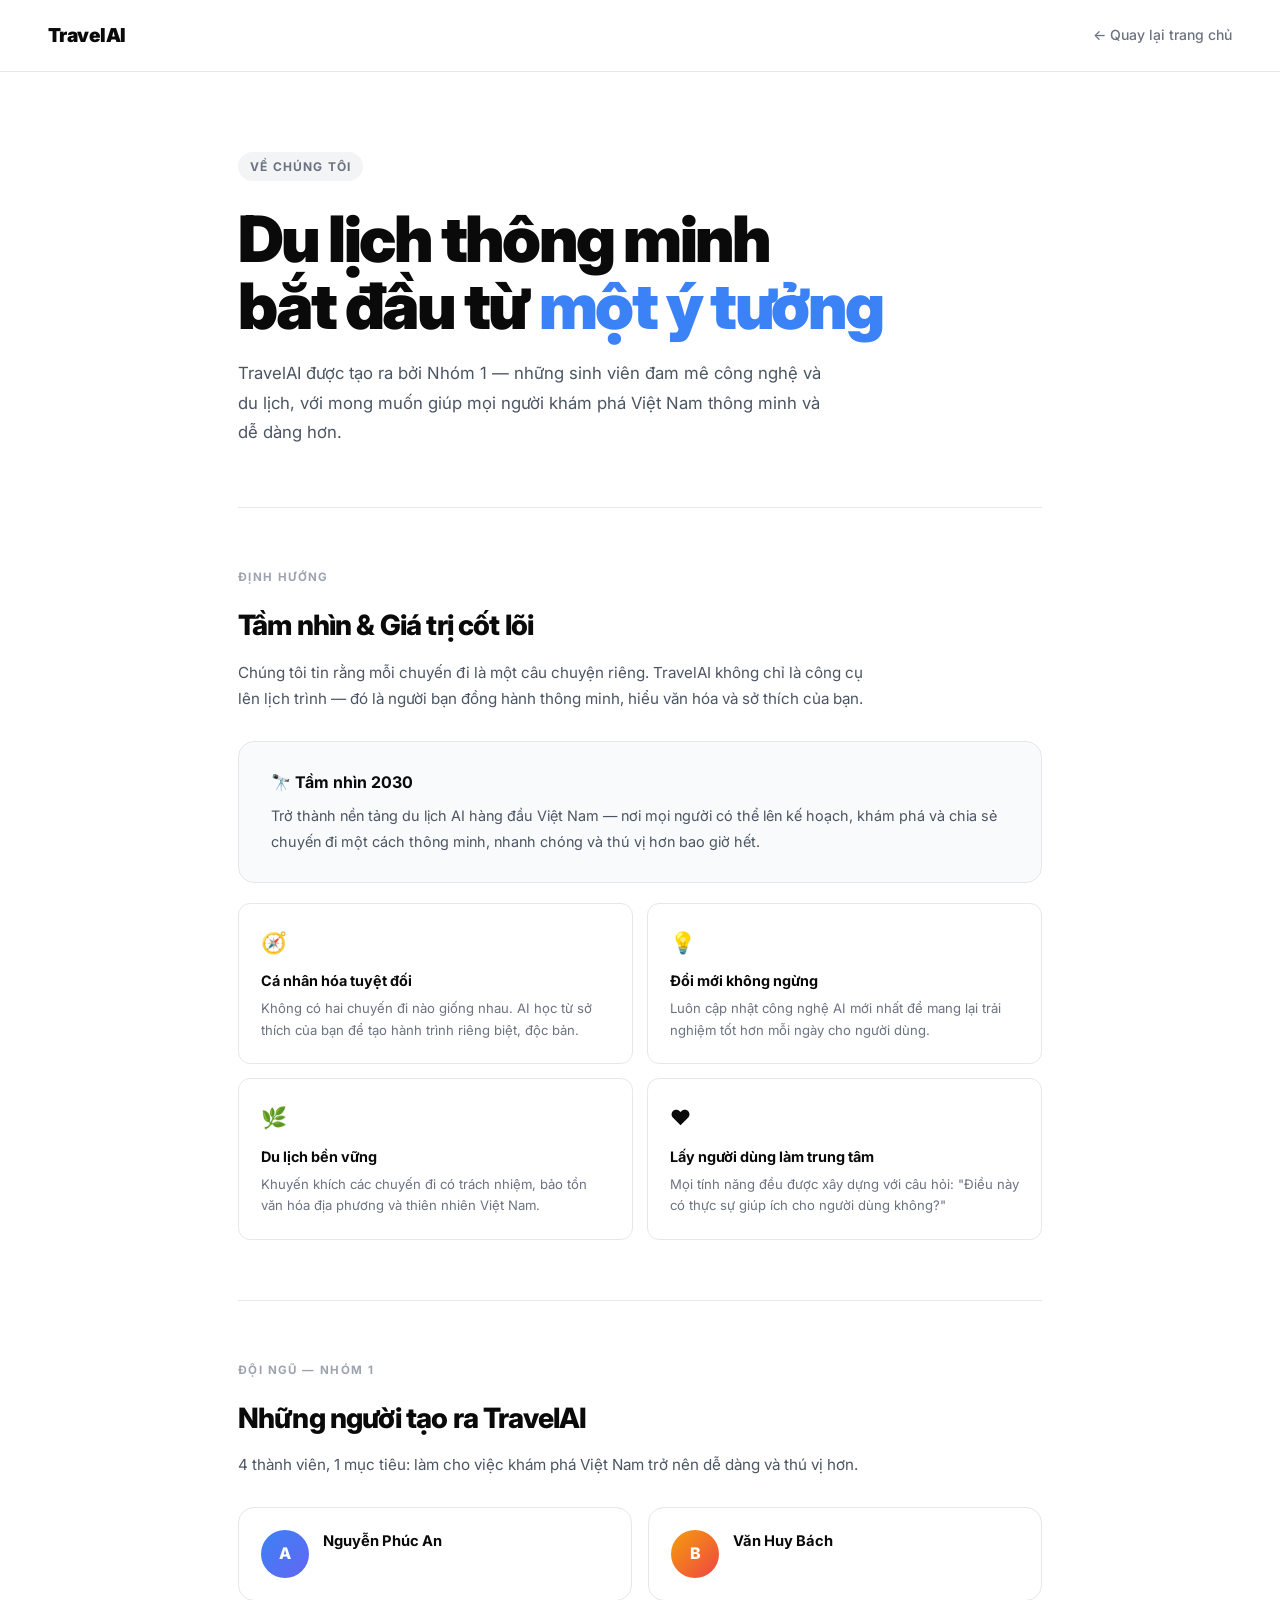
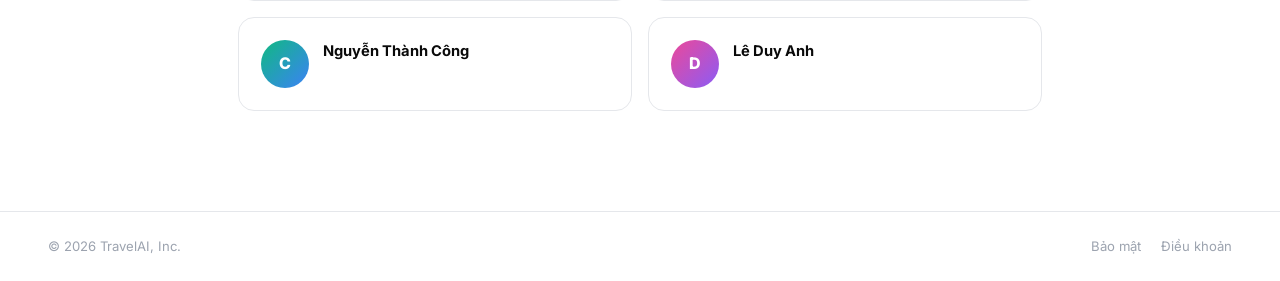
<file: about.html>
<!DOCTYPE html>
<html lang="vi">
<head>
  <meta charset="UTF-8" />
  <meta name="viewport" content="width=device-width, initial-scale=1.0" />
  <title>TravelAI — Về chúng tôi</title>

  <link rel="icon" type="image/png" href="assets/images/travelicon.png" />
  <link href="https://fonts.googleapis.com/css2?family=Inter:wght@400;500;600;700;800;900&display=swap" rel="stylesheet" />

  <link rel="stylesheet" href="css/about.css" />
</head>
<body>

  <!-- NAV -->
  <nav>
    <a href="index.html" class="nav-logo">TravelAI</a>
    <a href="index.html" class="nav-back">← Quay lại trang chủ</a>
  </nav>
  <div class="page">

    <!-- HERO  -->
    <div class="badge">Về chúng tôi</div>

    <div class="hero">
      <h1>
        Du lịch thông minh<br>
        bắt đầu từ <span>một ý tưởng</span>
      </h1>

      <p>
        TravelAI được tạo ra bởi Nhóm 1 — những sinh viên đam mê công nghệ và du lịch,
        với mong muốn giúp mọi người khám phá Việt Nam thông minh và dễ dàng hơn.
      </p>
    </div>
    <hr>
    <!-- ĐỊNH HƯỚNG -->
    <div class="label">Định hướng</div>
    <div class="section-title">Tầm nhìn & Giá trị cốt lõi</div>
    <p class="section-desc">
      Chúng tôi tin rằng mỗi chuyến đi là một câu chuyện riêng. TravelAI không chỉ là công cụ lên lịch trình —
      đó là người bạn đồng hành thông minh, hiểu văn hóa và sở thích của bạn.
    </p>

    <div class="vision-box">
      <h3>🔭 Tầm nhìn 2030</h3>
      <p>
        Trở thành nền tảng du lịch AI hàng đầu Việt Nam — nơi mọi người có thể lên kế hoạch,
        khám phá và chia sẻ chuyến đi một cách thông minh, nhanh chóng và thú vị hơn bao giờ hết.
      </p>
    </div>

    <div class="values-grid">
      <div class="value-item">
        <span class="icon">🧭</span>
        <h4>Cá nhân hóa tuyệt đối</h4>
        <p>Không có hai chuyến đi nào giống nhau. AI học từ sở thích của bạn để tạo hành trình riêng biệt, độc bản.</p>
      </div>

      <div class="value-item">
        <span class="icon">💡</span>
        <h4>Đổi mới không ngừng</h4>
        <p>Luôn cập nhật công nghệ AI mới nhất để mang lại trải nghiệm tốt hơn mỗi ngày cho người dùng.</p>
      </div>

      <div class="value-item">
        <span class="icon">🌿</span>
        <h4>Du lịch bền vững</h4>
        <p>Khuyến khích các chuyến đi có trách nhiệm, bảo tồn văn hóa địa phương và thiên nhiên Việt Nam.</p>
      </div>

      <div class="value-item">
        <span class="icon">❤️</span>
        <h4>Lấy người dùng làm trung tâm</h4>
        <p>Mọi tính năng đều được xây dựng với câu hỏi: "Điều này có thực sự giúp ích cho người dùng không?"</p>
      </div>
    </div>

    <hr>

    <!-- TEAM -->
    <div class="label">Đội ngũ — Nhóm 1</div>
    <div class="section-title">Những người tạo ra TravelAI</div>
    <p class="section-desc">
      4 thành viên, 1 mục tiêu: làm cho việc khám phá Việt Nam trở nên dễ dàng và thú vị hơn.
    </p>

    <div class="team-grid">

      <div class="team-card">
        <div class="avatar av-1">A</div>
        <div>
          <div class="member-name">Nguyễn Phúc An</div>
        </div>
      </div>

      <div class="team-card">
        <div class="avatar av-2">B</div>
        <div>
          <div class="member-name">Văn Huy Bách</div>
        </div>
      </div>

      <div class="team-card">
        <div class="avatar av-3">C</div>
        <div>
          <div class="member-name">Nguyễn Thành Công</div>
        </div>
      </div>

      <div class="team-card">
        <div class="avatar av-4">D</div>
        <div>
          <div class="member-name">Lê Duy Anh</div>
        </div>
      </div>

    </div>

  </div>

  <!-- FOOTER -->
  <footer>
    <span>© 2026 TravelAI, Inc.</span>
    <div class="footer-links">
      <a href="#">Bảo mật</a>
      <a href="#">Điều khoản</a>
    </div>
  </footer>

</body>
</html>
</file>
<file: css/about.css>
*, *::before, *::after { box-sizing: border-box; margin: 0; padding: 0; }

body {
  background: #fff;
  color: #0a0a0a;
  font-family: "Inter", sans-serif;
  font-size: 16px;
  line-height: 1.6;
}

/* ── NAV ── */
nav {
  display: flex;
  align-items: center;
  justify-content: space-between;
  padding: 20px 48px;
  border-bottom: 1px solid #e5e7eb;
  position: sticky;
  top: 0;
  background: rgba(255,255,255,0.92);
  backdrop-filter: blur(10px);
  z-index: 100;
}
.nav-logo {
  font-weight: 900;
  font-size: 1.2rem;
  color: #0a0a0a;
  text-decoration: none;
  letter-spacing: -0.03em;
}
.nav-back {
  font-size: 0.875rem;
  font-weight: 500;
  color: #6b7280;
  text-decoration: none;
  display: flex;
  align-items: center;
  gap: 6px;
  transition: color 0.2s;
}
.nav-back:hover { color: #0a0a0a; }

/* ── WRAPPER ── */
.page {
  max-width: 900px;
  margin: 0 auto;
  padding: 80px 48px 100px;
}

/* ── HERO ── */
.badge {
  display: inline-block;
  background: #f3f4f6;
  color: #6b7280;
  font-size: 0.75rem;
  font-weight: 700;
  letter-spacing: 0.1em;
  text-transform: uppercase;
  padding: 5px 12px;
  border-radius: 100px;
  margin-bottom: 24px;
}
.hero h1 {
  font-size: clamp(2.4rem, 6vw, 4rem);
  font-weight: 900;
  letter-spacing: -0.04em;
  line-height: 1.05;
  margin-bottom: 20px;
}
.hero h1 span { color: #3b82f6; }
.hero p {
  font-size: 1.05rem;
  color: #4b5563;
  max-width: 600px;
  line-height: 1.75;
  margin-bottom: 60px;
}

/* ── STATS ── */
.stats-row {
  display: flex;
  border: 1px solid #e5e7eb;
  border-radius: 16px;
  overflow: hidden;
  margin-bottom: 72px;
}
.stat-item {
  flex: 1;
  padding: 28px 16px;
  text-align: center;
  border-right: 1px solid #e5e7eb;
}
.stat-item:last-child { border-right: none; }
.stat-num {
  font-size: 2rem;
  font-weight: 900;
  letter-spacing: -0.04em;
  display: block;
  line-height: 1;
  margin-bottom: 4px;
}
.stat-label { font-size: 0.78rem; color: #9ca3af; font-weight: 500; }

/* ── HR ── */
hr { border: none; border-top: 1px solid #e5e7eb; margin: 60px 0; }

/* ── SECTION LABEL ── */
.label {
  font-size: 0.72rem;
  font-weight: 700;
  letter-spacing: 0.12em;
  text-transform: uppercase;
  color: #9ca3af;
  margin-bottom: 16px;
}
.section-title {
  font-size: 1.75rem;
  font-weight: 800;
  letter-spacing: -0.03em;
  margin-bottom: 12px;
}
.section-desc {
  color: #4b5563;
  font-size: 0.95rem;
  line-height: 1.75;
  max-width: 640px;
  margin-bottom: 28px;
}

/* ── VISION BOX ── */
.vision-box {
  background: #f9fafb;
  border: 1px solid #e5e7eb;
  border-radius: 16px;
  padding: 28px 32px;
  margin-bottom: 20px;
}
.vision-box h3 {
  font-size: 1rem;
  font-weight: 700;
  margin-bottom: 8px;
}
.vision-box p {
  font-size: 0.9rem;
  color: #4b5563;
  line-height: 1.75;
}

/* ── VALUES GRID ── */
.values-grid {
  display: grid;
  grid-template-columns: 1fr 1fr;
  gap: 14px;
}
.value-item {
  padding: 22px;
  border: 1px solid #e5e7eb;
  border-radius: 12px;
  transition: box-shadow 0.2s, border-color 0.2s;
}
.value-item:hover { border-color: #d1d5db; box-shadow: 0 4px 16px rgba(0,0,0,0.05); }
.value-item .icon { font-size: 1.3rem; margin-bottom: 10px; display: block; }
.value-item h4 { font-size: 0.9rem; font-weight: 700; margin-bottom: 6px; }
.value-item p { font-size: 0.82rem; color: #6b7280; line-height: 1.65; }

/* ── TEAM ── */
.team-grid {
  display: grid;
  grid-template-columns: 1fr 1fr;
  gap: 16px;
}
.team-card {
  display: flex;
  align-items: flex-start;
  gap: 14px;
  padding: 22px;
  border: 1px solid #e5e7eb;
  border-radius: 16px;
  transition: box-shadow 0.2s, border-color 0.2s;
}
.team-card:hover { border-color: #d1d5db; box-shadow: 0 4px 20px rgba(0,0,0,0.06); }

.avatar {
  width: 48px; height: 48px;
  border-radius: 50%;
  display: flex; align-items: center; justify-content: center;
  font-weight: 800; font-size: 1rem; color: #fff;
  flex-shrink: 0;
}
.av-1 { background: linear-gradient(135deg, #3b82f6, #6366f1); }
.av-2 { background: linear-gradient(135deg, #f59e0b, #ef4444); }
.av-3 { background: linear-gradient(135deg, #10b981, #3b82f6); }
.av-4 { background: linear-gradient(135deg, #ec4899, #8b5cf6); }

.member-name { font-weight: 700; font-size: 0.92rem; margin-bottom: 2px; }
.member-role {
  font-size: 0.72rem;
  font-weight: 600;
  color: #3b82f6;
  text-transform: uppercase;
  letter-spacing: 0.06em;
  margin-bottom: 8px;
}
.member-bio { font-size: 0.82rem; color: #6b7280; line-height: 1.6; }

/* ── FOOTER ── */
footer {
  border-top: 1px solid #e5e7eb;
  padding: 24px 48px;
  display: flex;
  align-items: center;
  justify-content: space-between;
}
footer span { font-size: 0.82rem; color: #9ca3af; }
.footer-links { display: flex; gap: 20px; }
.footer-links a { font-size: 0.82rem; color: #9ca3af; text-decoration: none; transition: color 0.2s; }
.footer-links a:hover { color: #0a0a0a; }

/* ── Responsive ── */
@media (max-width: 640px) {
  nav { padding: 16px 20px; }
  .page { padding: 40px 20px 80px; }
  .values-grid, .team-grid { grid-template-columns: 1fr; }
  .stats-row { flex-wrap: wrap; }
  .stat-item { border-right: none; border-bottom: 1px solid #e5e7eb; min-width: 50%; }
  .stat-item:nth-child(odd) { border-right: 1px solid #e5e7eb; }
  footer { flex-direction: column; gap: 12px; padding: 20px; text-align: center; }
}
</file>
